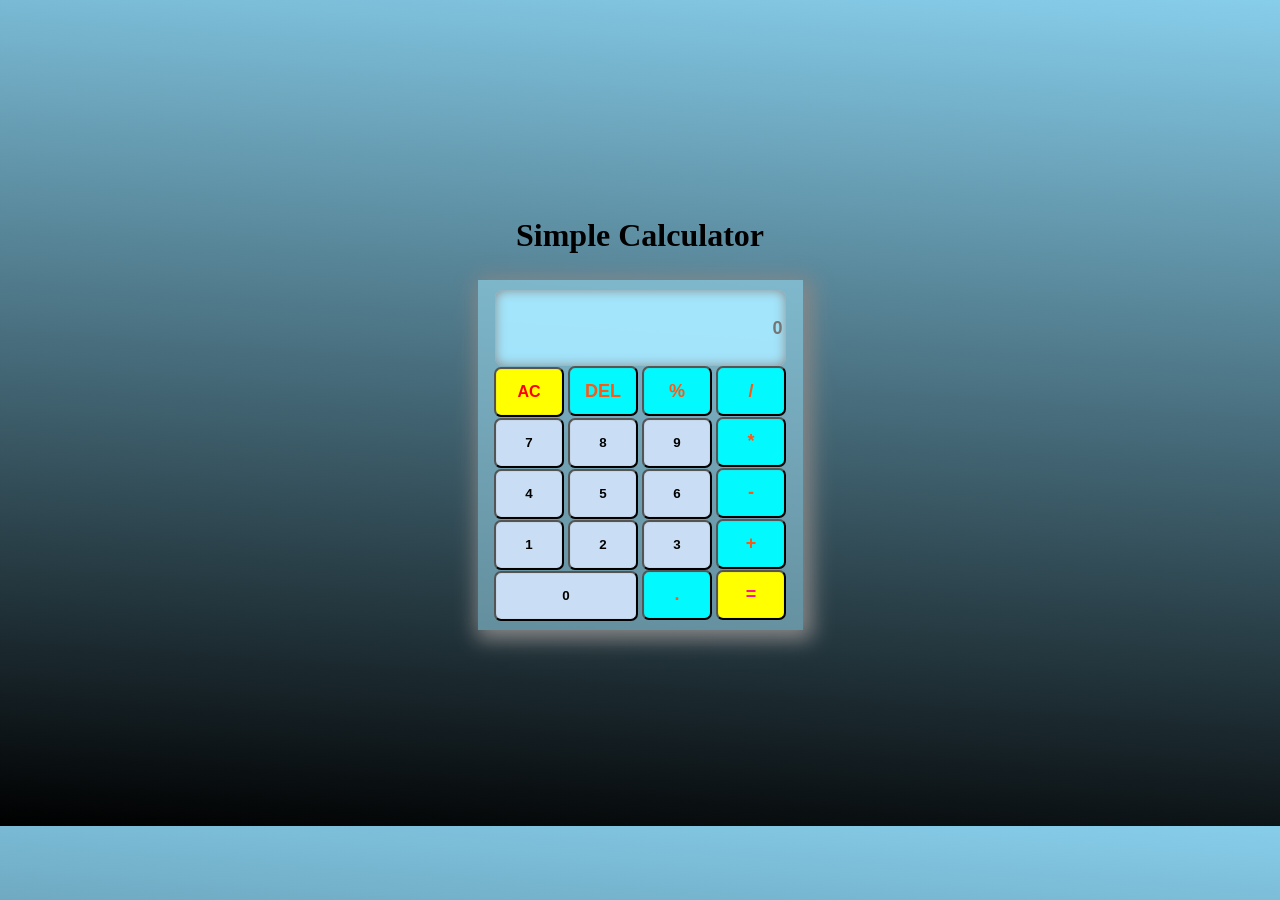
<file: calculator/index.html>
<!DOCTYPE html>
<html lang="en">

<head>
    <meta charset="UTF-8">
    <meta name="viewport" content="width=device-width, initial-scale=1.0">
    <title>Calculator</title>
    <link rel="stylesheet" href="style.css">
</head>

<body>
        <h1>Simple Calculator</h1>
    <div class="container">
        <div id="inp">
            <input type="text" id="display" placeholder="0" >
        </div>
        
        <div class="row-1">
            <button onclick="Clear()" class="btns  clear">AC</button>
            <button onclick="DEL()" class="btns  operator">DEL</button>
            <button onclick="AppendToDisplay('%')" class="btns   operator">%</button>
            <button onclick="AppendToDisplay('/')" class="btns   operator">/</button>
        </div>
        <div class="row-1">
            <button onclick="AppendToDisplay('7')" class="btns   num">7</button>
            <button onclick="AppendToDisplay('8')" class="btns  num">8</button>
            <button onclick="AppendToDisplay('9')" class="btns   num">9</button>
            <button onclick="AppendToDisplay('*')" class="btns  operator">*</button>

        </div>
        <div class="row-2">
            <button onclick="AppendToDisplay('4')" class="btns  num">4</button>
            <button onclick="AppendToDisplay('5')" class="btns   num">5</button>
            <button onclick="AppendToDisplay('6')" class="btns   num">6</button>
            <button onclick="AppendToDisplay('-')" class="btns  operator ">-</button>
        </div>
        <div class="row-2">
            <button onclick="AppendToDisplay('1')" class="btns  num">1</button>
            <button onclick="AppendToDisplay('2')" class="btns  num">2</button>
            <button onclick="AppendToDisplay('3')" class="btns   num">3</button>
            <button onclick="AppendToDisplay('+')" class="btns   operator">+</button>
        </div>
        <div class="row-2">
            
            <button onclick="AppendToDisplay('0')" class="btns  zero num">0</button>
            <button onclick="AppendToDisplay('.')" class="btns   operator">.</button>
            <button onclick="Calculate()" class="btns  equals-to">=</button>
        </div>
        
        <script src="script.js"></script>
        
        
    </div>
    
</body>

</html>
</file>
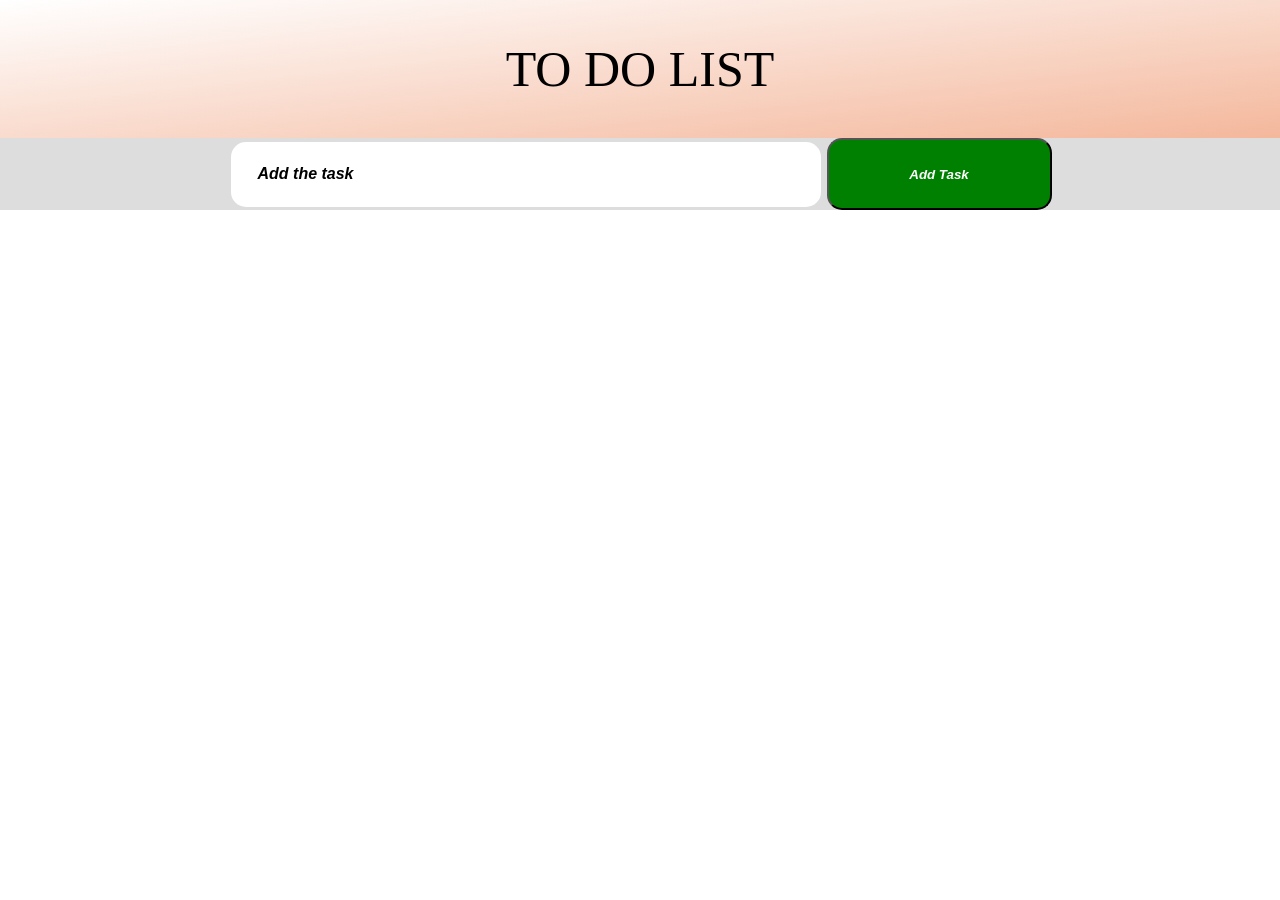
<file: TO-DO-List/index.html>
<!DOCTYPE html>
<html lang="en">

<head>
    <meta charset="UTF-8">
    <meta name="viewport" content="width=device-width, initial-scale=1.0">
    <title>TO-DO</title>
    <link rel="stylesheet" href="style.css">
    <style>
        @import url('https://fonts.googleapis.com/css2?family=Bona+Nova+SC:ital,wght@0,400;0,700;1,400&display=swap');
        @import url('https://fonts.googleapis.com/css2?family=Bona+Nova+SC:ital,wght@0,400;0,700;1,400&family=Poppins:ital,wght@0,100;0,200;0,300;0,400;0,500;0,600;0,700;0,800;0,900;1,100;1,200;1,300;1,400;1,500;1,600;1,700;1,800;1,900&display=swap');
    </style>
</head>

<body>
    <div class="container">
        <h1>TO DO LIST</h1>
        <div class="childcontainer">
            <input type="text" id="taskInput" placeholder="Add the task">
            <button class="del" id="btn" onclick="addTask()">Add Task</button><br>
           
            <ul id="listItems"> </ul>
        </div>
    </div>

    <script src="script.js"></script>
</body>

</html>
</file>
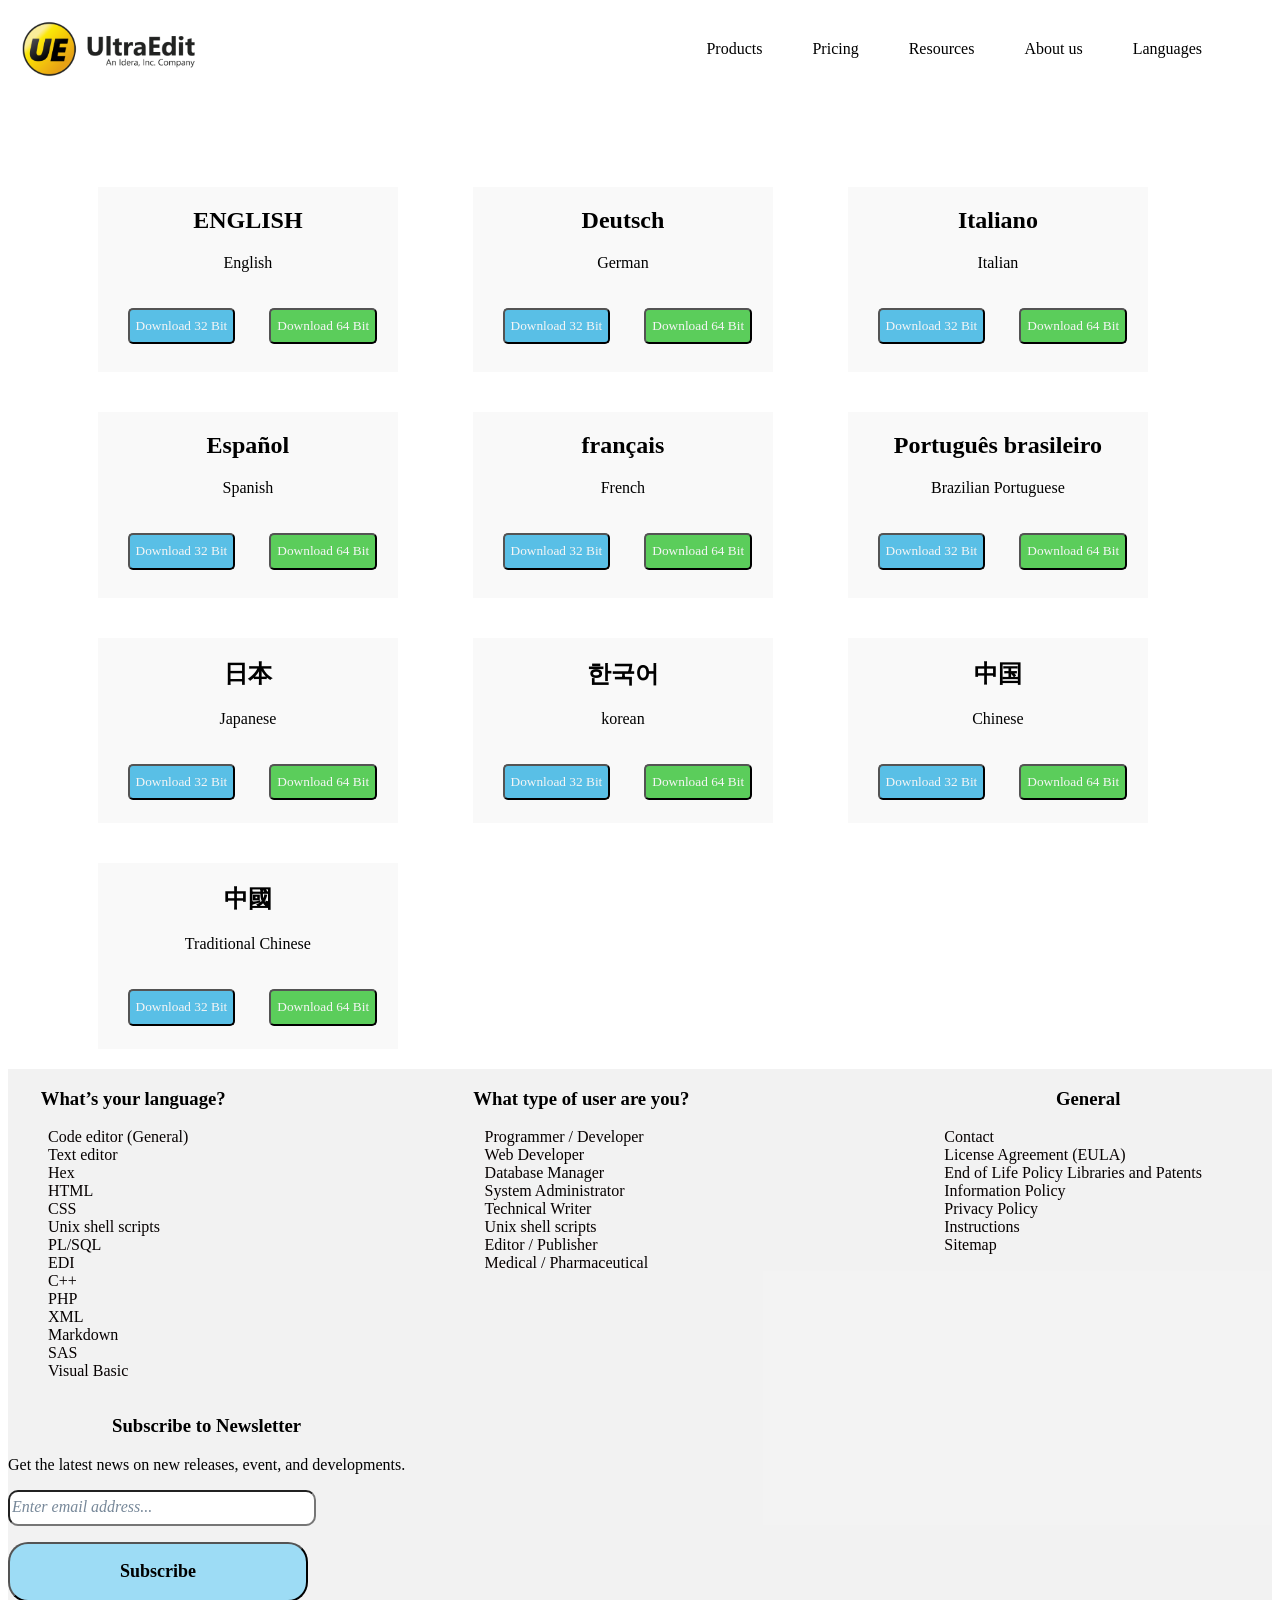
<file: Ultra-Edit-download.html>
<!DOCTYPE html>
<html lang="en">

<head>
    <meta charset="UTF-8">
    <meta name="viewport" content="width=device-width, initial-scale=1.0">
    <title>Exercise - 7 | Replicatoin of the UE download website</title>
    <style>
        :root{
            --bodybg:white;
        }
        body {
           
            background-color: var(--bodybg);
        }

        nav {
            display: flex;
            justify-content: space-between;
            margin-top: 10px;
            align-items: center;

        }

        ul {
            display: flex;
            gap: 50px;
            list-style-type: none;
            font-weight: 500;
            color: black;
            margin-right: 70px;
            
        }

        .container {
            margin-top: 80px;
            justify-content: center;
            display: grid;
            grid-template-columns: 375px 375px 375px;
        }
           
        .boxes {
            height: 185.48px;
            width: 300.8px;
            background-color: #f9f9f9;
            margin: 20px;

        }

        .boxes h2 {
            text-align: center;
            font-family:'Times New Roman', Times, serif;
            }
        .boxes p {
            text-align: center;
            font-family:'Times New Roman', Times, serif;
            }

        .buttons {
            height: 36.39px;
            width: 125.02;
            text-align: center;
            margin-left:30px;
            margin-top: 20px;
            border-radius: 5px;
            color: whitesmoke;
            font-family:'Times New Roman', Times, serif;

        }
        
        .button1{
            background-color: rgba(24, 167, 223, 0.704);
            
        }
        .button1:hover{
            background-color: rgb(24, 167, 223);
            cursor: pointer;
        }
        
        .button2{
            background-color: rgba(59, 196, 59, 0.832);
        }
        .button2:hover{
            background-color: rgb(45, 168, 45);
            cursor: pointer;
        }

        .footer-container{
            background-color: #f2f2f2f4;
            display: flex;
            flex-wrap: wrap;
            justify-content: space-between;
        }
        
        .footer-content ul {
            color: rgb(6, 0, 0);
            text-align: left;
            display: block;
           }

        .footer-content h3 {
            color: rgb(0, 0, 0);
            text-align: center;
            align-items: center;
           }

           .footer-content ul{
            list-style: none;
           }
           input{
            width: 300px;
            height: 30px;
            border-radius: 10px;
           }
           input::placeholder{
            color:lightslategray;
            font-size: medium;
            font-weight: 300;
            font-family: 'Times New Roman', Times, serif;
            font-style: italic
           }
           .button4{
            width: 300px;
            height: 30px;
            background-color: rgb(157, 220, 245);
            font-size: large;
            font-weight: 700;
            font-family:Georgia, 'Times New Roman', Times, serif;
            height: 60px;
            border-radius: 20px;
           }
           .button4:hover{
            background-color:rgb(100, 195, 233); 
            /* box-shadow:1px 1px 2px 1px rgb(100, 195, 233);*/color: white ;
            cursor: pointer;
           }

    </style>

</head>

<body>
    <header>
        <nav>
            <img src="images/Exercise -7.png" alt="">
            <ul>
                <li>Products</li>
                <li>Pricing</li>
                <li>Resources</li>
                <li>About us </li>
                <li>Languages</li>

            </ul>
        </nav>
    </header>
    <div class="container">

        <div class="boxes">
            <h2>ENGLISH</h2>
            <p>English</p>
            <button class="buttons button1" >Download 32 Bit</button>
            <button class="buttons button2">Download 64 Bit</button>
        </div>
        <div class="boxes">
            <h2>Deutsch</h2>
            <p>German</p>
            <button class="buttons button1">Download 32 Bit</button>
            <button class="buttons button2">Download 64 Bit</button>
        </div>
        <div class="boxes">
            <h2>Italiano</h2>
            <p>Italian</p>
            <button class="buttons button1">Download 32 Bit</button>
            <button class="buttons button2">Download 64 Bit</button>
        </div>
        <div class="boxes">
            <h2>Español</h2>
            <p>Spanish</p>
            <button class="buttons button1">Download 32 Bit</button>
            <button class="buttons button2">Download 64 Bit</button>
        </div>
        <div class="boxes">
            <h2>français</h2>
            <p>French</p>
            <button class="buttons button1">Download 32 Bit</button>
            <button class="buttons button2">Download 64 Bit</button>
        </div>
        <div class="boxes">
            <h2>Português brasileiro</h2>
            <p>Brazilian Portuguese</p>
            <button class="buttons button1">Download 32 Bit</button>
            <button class="buttons button2">Download 64 Bit</button>
        </div>
        <div class="boxes">
            <h2>日本</h2>
            <p>Japanese</p>
            <button class="buttons button1">Download 32 Bit</button>
            <button class="buttons button2">Download 64 Bit</button>
        </div>
        <div class="boxes">
            <h2>한국어</h2>
            <p>korean</p>
            <button class="buttons button1">Download 32 Bit</button>
            <button class="buttons button2">Download 64 Bit</button>
        </div>
        <div class="boxes">
            <h2>中国</h2>
            <p>Chinese</p>
            <button class="buttons button1">Download 32 Bit</button>
            <button class="buttons button2">Download 64 Bit</button>
        </div>
        <div class="boxes">
            <h2>中國</h2>
            <p>Traditional Chinese</p>
            <button class="buttons button1">Download 32 Bit</button>
            <button class="buttons button2">Download 64 Bit</button>
        </div>
    </div>
    <footer class="footer-container">
        <div class="footer-content">
            <h3>What’s your language?</h3>
            <ul>
                <li>Code editor (General)</li>
                <li> Text editor</li>
                <li> Hex</li>
                <li>HTML</li>
                <li>CSS</li>
                <li> Unix shell scripts</li>
                <li> PL/SQL</li>
                <li> EDI</li>
                <li> C++</li>
                <li> PHP</li>
                <li> XML</li>
                <li> Markdown</li>
                <li> SAS</li>
                <li> Visual Basic</li>
            </ul>
        </div>
        <div class="footer-content">
            <h3>What type of user are you?</h3>
            <ul>
                <li>Programmer / Developer</li>
                <li>  Web Developer</li>
                <li>  Database Manager</li>
                <li>  System Administrator</li>
                <li>  Technical Writer</li>
                <li> Unix shell scripts</li>
                <li>Editor / Publisher</li>
                <li>Medical / Pharmaceutical</li>
            </ul>
        </div>
        <div class="footer-content">
            <h3>General</h3>
            <ul>
                <li>Contact</li>
                <li> License Agreement (EULA)</li>
                <li> End of Life Policy  Libraries and Patents</li>
                <li>Information Policy</li>
                <li>Privacy Policy</li>
                <li> Instructions</li>
                <li>Sitemap</li>
            </ul>
        </div>
        <div class="footer-content">
            <h3>Subscribe to Newsletter</h3>
            <p style="color: black">Get the latest news on new releases, event, and developments.</p>
                <input type="text" placeholder="Enter email address...">
              <p><button class="button4">Subscribe</button></p>
                
        </div>
    </footer>

</body>

</html>
</file>
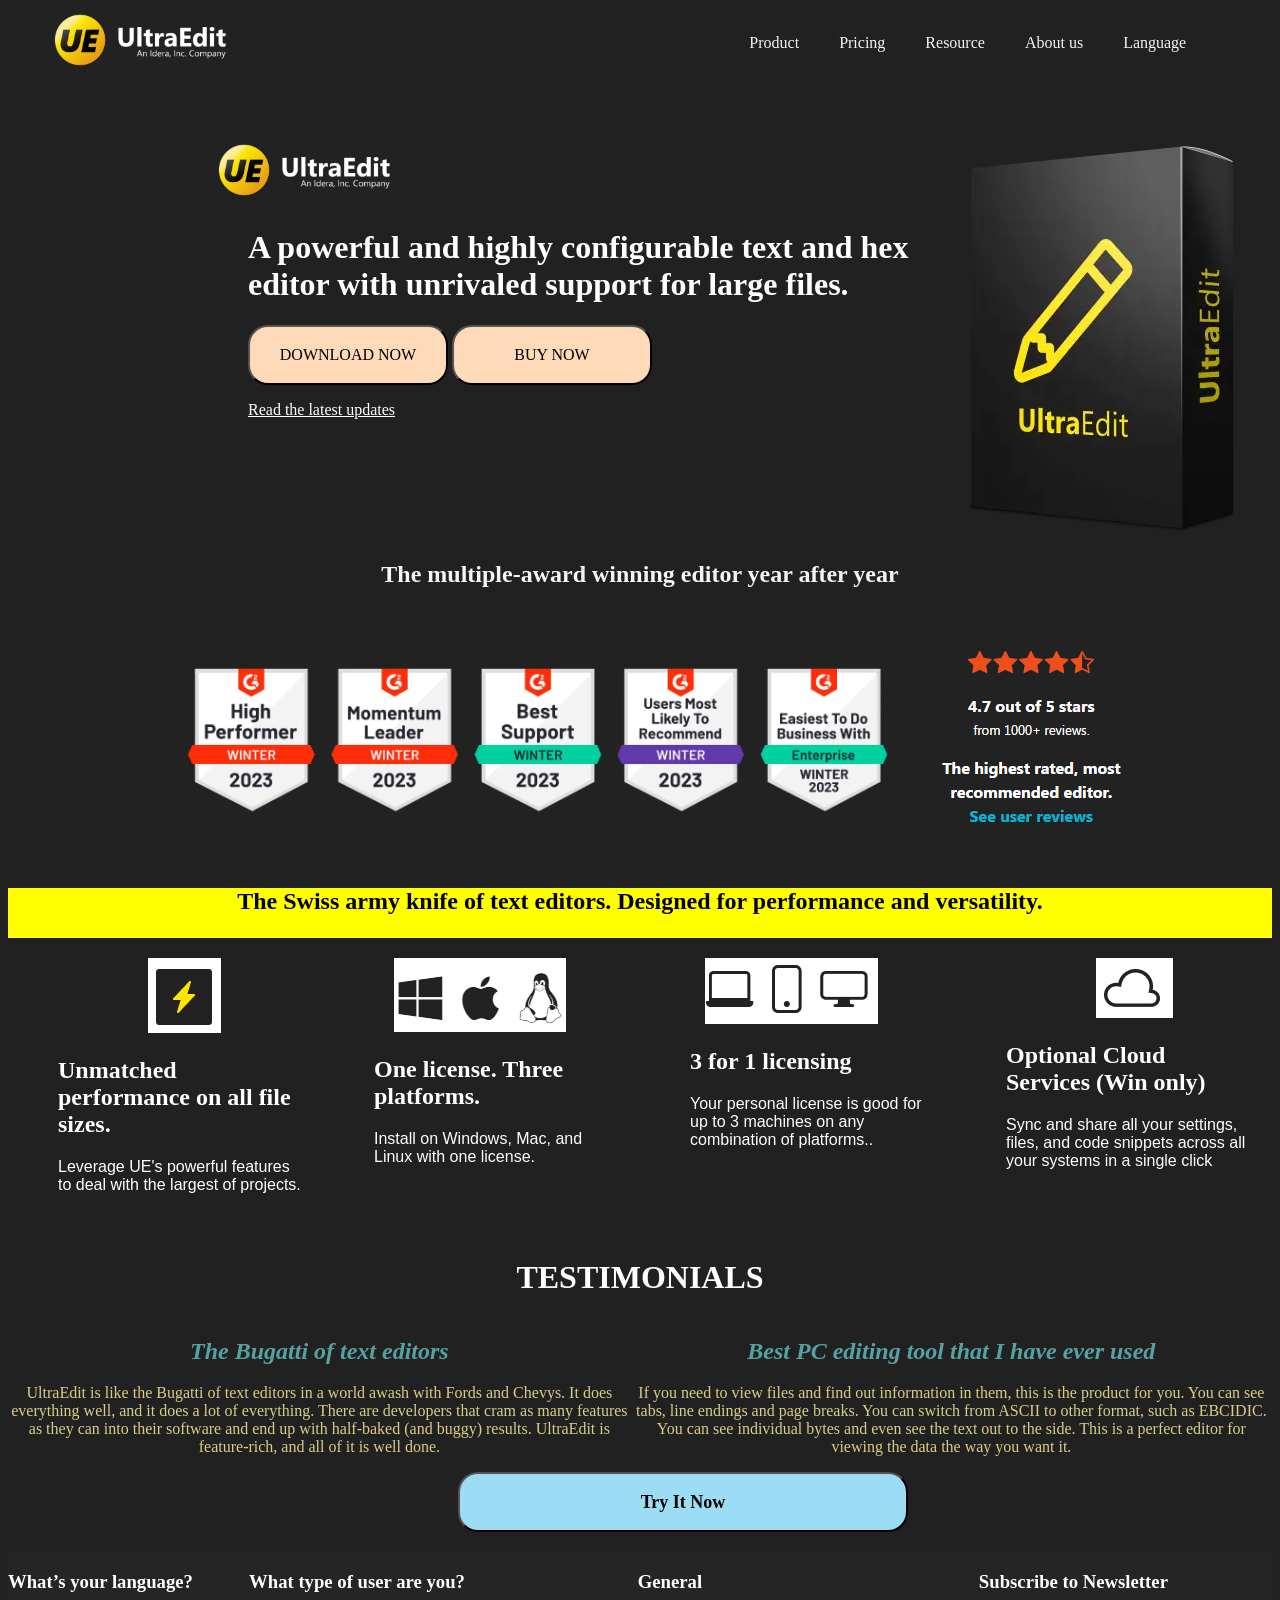
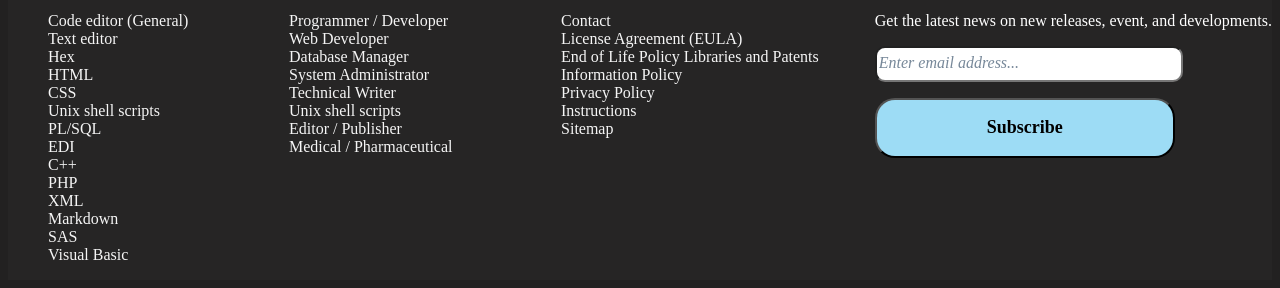
<file: Ultra-Edit.html>
<!DOCTYPE html>
<html lang="en">

<head>
    <meta charset="UTF-8">
    <meta name="viewport" content="width=device-width, initial-scale=1.0">
    <title>Exercise - 6 | Replication fo ultra edit Website </title>
    <style>
        body {
            background-color: rgb(34, 33, 33);
        }


        nav {
            display: flex;
            justify-content: space-around;
            align-items: center;
            gap: 390px;
            margin-right: 50px;
            background-color: rgb(34, 33, 33);

        }

        nav ul {
            display: flex;
            gap: 40px;
            list-style: none;

        }

        li a {
            text-decoration: none;
            color: whitesmoke;
        }

        li a:hover {
            color: rgb(111, 109, 109);
        }

        .container {
            display: flex;
        }

        .main-logo {
            margin-top: 60px;
            margin-left: 200px;
            width: 40px;
            height: 40px;
        }

        .main-logo-text {
            font-family: serif;
            color: white;
            width: 700px;
            margin-top: 130px;
        }

        .UE-side-logo {
            float: right;
            margin-top: 60px;
        }

        .buttons {
            height: 60px;
            width: 200px;
            background: peachpuff;
            border-radius: 20px;
            font-size:medium;
            font-weight: 500;
            font-family:Georgia, 'Times New Roman', Times, serif;
        }

        .buttons:hover {
            background: rgb(226, 171, 123);
            cursor: grab;
            color: whitesmoke;
        }

        p a {
            color: white;
        }

        p a:hover {
            color: grey;
        }

        .section-text {
            text-align: center;
            color: whitesmoke;
            text-wrap: wrap;
        }

        .text-under-section {
            text-align: center;
            background-color: yellow;
            height: 50px;
            font-family: 'Times New Roman', Times, serif;
        }

        .section-2 {
            display: flex;
            display: wrap;
            height: 300px;
        }

        .matter-under-icons {
            color: white;
            height: 40px;
            width: 330px;
            margin: 20px;
        }

        .matter-under-icons h2 {
            font-family: 'Times New Roman', Times, serif;
            margin-left: 30px;
        }

        .matter-under-icons p {
            font-family: 'Lucida Sans', 'Lucida Sans Regular', 'Lucida Grande', 'Lucida Sans Unicode', Geneva, Verdana, sans-serif;
            margin-left: 30px;
        }

        .icon1 {
            margin-left: 120px;
        }

        .icon2 {
            margin-left: 50px;
        }

        .icon3 {
            margin-left: 45px;
        }

        .icon4 {
            margin-left: 120px;
        }

        .section-3 {
            display: flex;
        }
        .section-3-content h1{
            color: rgb(86, 162, 162);
            text-align: center;
            font-style: oblique;
        }
        .section-3-content p{
            color: rgba(243, 226, 149, 0.892);
        text-align:center;
        }
       .button3 {
            margin-left: 450px;
            margin-bottom: 20px;
            width: 450px;
            background-color: rgb(157, 220, 245);
            font-size: large;
            font-weight: 700;
            font-family:Georgia, 'Times New Roman', Times, serif;
            height: 60px;
            border-radius: 20px;
            }
        .button3:hover{
            background-color:rgb(100, 195, 233); 
            /* box-shadow:1px 1px 2px 1px rgb(100, 195, 233);*/color: white ; 
            cursor: pointer;
        }
        .footer-container{
            background-color:rgba(97, 87, 87, 0.078);
            display: flex;
            flex-wrap: wrap;
            justify-content: space-between;
        }

        .footer-content ul {
            color: whitesmoke;
            text-align: left;
           }

        .footer-content h3 {
            color: rgb(255, 255, 255);
            text-align: center;
            align-items: center;
           }

           .footer-content ul{
            list-style: none;
           }
           input{
            width: 300px;
            height: 30px;
            border-radius: 10px;
           }
           input::placeholder{
            color:lightslategray;
            font-size: medium;
            font-weight: 300;
            font-family: 'Times New Roman', Times, serif;
            font-style: italic
           }
           .button4{
            width: 300px;
            height: 30px;
            background-color: rgb(157, 220, 245);
            font-size: large;
            font-weight: 700;
            font-family:Georgia, 'Times New Roman', Times, serif;
            height: 60px;
            border-radius: 20px;
           }
           .button4:hover{
            background-color:rgb(100, 195, 233); 
            /* box-shadow:1px 1px 2px 1px rgb(100, 195, 233);*/color: white ;
            cursor: pointer;
           }

       
    </style>
</head>

<body>
    <header>
        <nav>
            <div class="nav-logo">
                <img src="images/exercise-6.png" alt="logo">
            </div>

            <ul>
                <li><a href="#">Product</a></li>
                <li><a href="#">Pricing</a></li>
                <li><a href="#">Resource</a></li>
                <li><a href="#">About us</a></li>
                <li><a href="#">Language</a>
                    <!-- <ul>
                        <li class="sub-menu">Telugu</li>
                        <li class="sub-menu">Hindi</li>
                        <li class="sub-menu">English</li>
                    </ul>
                 -->
                </li>
            </ul>
        </nav>
    </header>
    <main class="container">
        <div class="main-logo"><img src="images/exercise-6.png" alt="logo"></div>
        <div class="main-logo-text">
            <h1>A powerful and highly configurable text and hex editor with unrivaled support for large files. </h1>
            <button class="buttons">DOWNLOAD NOW</button>
            <button class="buttons">BUY NOW</button>
            <p><a href="https://www.ultraedit.com/products/ultraedit/new-feature-tour/" target="_blank">Read the latest
                    updates</a>
        </div>
        <div class="UE-side-logo">
            <img src="images/UE-side-logo.webp" alt="UE-side-logo">
        </div>
    </main>
    <section>
        <div class="section-text">
            <h1>The multiple-award winning editor year after year</h1>
        </div>
        <img src="images/Ex-6 Section.png" alt="Section img">
        <div class="text-under-section">
            <h1>The Swiss army knife of text editors. Designed for performance and versatility.</h1>
        </div>
    </section>
    <section class="section-2">

        <div class="matter-under-icons">
            <img class="icon1" src="images/Ex6-icon-1.png" image from internet">
            <h2>Unmatched performance on all file sizes.</h2>
            <p>Leverage UE's powerful features to deal with the largest of projects.</p>
        </div>
        <div class="matter-under-icons">
            <img class="icon2" src="images/Ex6-icons-2.png" alt="">
            <h2>One license. Three platforms.</h2>
            <p>Install on Windows, Mac, and Linux with one license.</p>
        </div>
        <div class="matter-under-icons">
            <img class="icon3" src="images/Ex6-icon-3.png" alt="">
            <h2>3 for 1 licensing</h2>
            <p>Your personal license is good for up to 3 machines on any combination of platforms..</p>
        </div>
        <div class="matter-under-icons">
            <img class="icon4" src="images/Ex6-icon-4.png" alt="">
            <h2>Optional Cloud Services (Win only)</h2>

            <p>Sync and share all your settings, files, and code snippets across all your systems in a single click
            </p>
        </div>
    </section>
    <h1 style="text-align: center;  color: white;
    font-family: 'Times New Roman', Times, serif;">TESTIMONIALS</h1>

    <section class="section-3">
        <div class="section-3-content">
            <h1>
                The Bugatti of text editors
            </h1>
            <p>UltraEdit is like the Bugatti of text editors in a world awash with Fords and Chevys. It does everything
                well, and it does a lot of everything. There are developers that cram as many features as they can into
                their software and end up with half-baked (and buggy) results. UltraEdit is feature-rich, and all of it
                is well done.</p>
        </div>
        <div class="section-3-content">
            <h1>
                Best PC editing tool that I have ever used
            </h1>
            <p>If you need to view files and find out information in them, this is the product for you. You can see
                tabs, line endings and page breaks. You can switch from ASCII to other format, such as EBCIDIC. You can
                see individual bytes and even see the text out to the side. This is a perfect editor for viewing the
                data the way you want it.</p>
        </div>
    </section>
    <button class="button3">Try It Now</button>
    <footer class="footer-container">
        <div class="footer-content">
            <h3>What’s your language?</h3>
            <ul>
                <li>Code editor (General)</li>
                <li> Text editor</li>
                <li> Hex</li>
                <li>HTML</li>
                <li>CSS</li>
                <li> Unix shell scripts</li>
                <li> PL/SQL</li>
                <li> EDI</li>
                <li> C++</li>
                <li> PHP</li>
                <li> XML</li>
                <li> Markdown</li>
                <li> SAS</li>
                <li> Visual Basic</li>
            </ul>
        </div>
        <div class="footer-content">
            <h3>What type of user are you?</h3>
            <ul>
                <li>Programmer / Developer</li>
                <li>  Web Developer</li>
                <li>  Database Manager</li>
                <li>  System Administrator</li>
                <li>  Technical Writer</li>
                <li> Unix shell scripts</li>
                <li>Editor / Publisher</li>
                <li>Medical / Pharmaceutical</li>
            </ul>
        </div>
        <div class="footer-content">
            <h3>General</h3>
            <ul>
                <li>Contact</li>
                <li> License Agreement (EULA)</li>
                <li> End of Life Policy  Libraries and Patents</li>
                <li>Information Policy</li>
                <li>Privacy Policy</li>
                <li> Instructions</li>
                <li>Sitemap</li>
            </ul>
        </div>
        <div class="footer-content">
            <h3>Subscribe to Newsletter</h3>
            <p style="color: rgb(255, 255, 255);">Get the latest news on new releases, event, and developments.</p>
                <input type="text" placeholder="Enter email address...">
              <p><button class="button4">Subscribe</button></p>
                
        </div>
    </footer>

</body>

</html>
</file>
<file: calculator/style.css>
body {
    display: flex;
    flex-direction: column;
    gap: 5px;
    height: 90vh;
    justify-content: center;
    align-items: center;
    background: linear-gradient(184deg, skyblue,black);
}

.container {
    background-color: rgba(166, 233, 255, 50%);
    box-shadow: 4px 4px 20px 5px #888888;
    height: 350px;
    width: 325px;
    display: flex;
    flex-direction: column;
    justify-content: center;
    align-items: center;

}

.btns {
    box-shadow: inset 0px 0px 1px 0px #828181;
    width: 70px;
    height: 50px;
    font-weight: 900;
    font-family: sans-serif;
    cursor: pointer;
    border-radius: 7px;
    
}

.btns:hover {
    background-color: #afa6a629;
}

.btns:active {
    background-color: #fff;

}

.zero {
    width: 144px;
}

.clear {
    background-color: yellow;
    color: red;
    font-size: medium;
}

.operator {
    background-color: rgba(0, 251, 255, 0.981);
    color: rgb(255, 87, 20);
    font-size: large;

}

.equals-to {
    background-color: yellow;
    color: deeppink;
    font-size: large;
    
}

.num {
    background-color: rgb(201, 222, 244);
}

#inp input {
    box-shadow: inset 0px 0px 12px 0px #888888;
    border: none;
    width: 285px;
    height: 70px;
    border-radius: 8px;
    background-color: rgba(166, 233, 255, 0.93);
    padding: 3px;
    text-align: right;
    font-size: large;
    font-weight: 800;
}
</file>
<file: TO-DO-List/style.css>
body {
      padding: 0;
      margin: 0;
  }

  .container {
      height: 100%;
      width: 100%;
      text-align: center;
  }

  .childcontainer {
      background-color: rgb(221, 221, 221);
      height: 100%;
      width: 100%;
  }

  .container h1 {
      margin: 0px;
      background-image: linear-gradient(to bottom right, rgba(255, 255, 255, 0.777), rgba(240, 159, 122, 0.745));
      padding: 40px;
      font-size: 50px;
      font-family: Georgia, 'Times New Roman', Times, serif;
      font-weight: 400;
  }

  .container input {
      /* background: transparent; */
      outline: none;
      border: none;
      padding: 25px;
      margin: 2px;
      border-radius: 15px;
      width: 60vh;
  }

  .container input::placeholder {
      color: black;
      font-size: medium;
      font-style: oblique;
      font-weight: bold;
      font-family: 'Lucida Sans', 'Lucida Sans Regular', 'Lucida Grande', 'Lucida Sans Unicode', Geneva, Verdana, sans-serif;
      padding: 2px;
  }

  .container input::selection {
      color: white;
      background-color: blue;
  }

  .container button {
      height: 8vh;
      width: 25vh;
      text-align: center;
      font-style: oblique;
      font-family: 'Lucida Sans', 'Lucida Sans Regular', 'Lucida Grande', 'Lucida Sans Unicode', Geneva, Verdana, sans-serif;
      font-weight: bold;
      border-radius: 15px;
      background-color: green;
      color: white;
  }
  .container button:hover{
    cursor: pointer;
    background-color: rgba(0, 148, 0, 0.678);
  }

  ul li {
      margin-top: 5px;
      display: flex;
      justify-content: center;
      align-items: center;
      justify-content: space-between;
      font-size: xx-large;
      font-weight: bolder;
      color: #18abae;
      background-color: #f0f0f0;
  }

  ul li:nth-child(odd) {
      background: #f9f9f9;
  }

  ul {
      padding-left: 0px;
  }

  ul li .del {
      background-color: rgba(248, 16, 16, 0.974);
      width: 30vh;
      height: 8vh;
  }
  ul li .del:hover {
      background-color: rgba(243, 0, 0, 0.694);
      cursor: pointer;
  }
</file>
